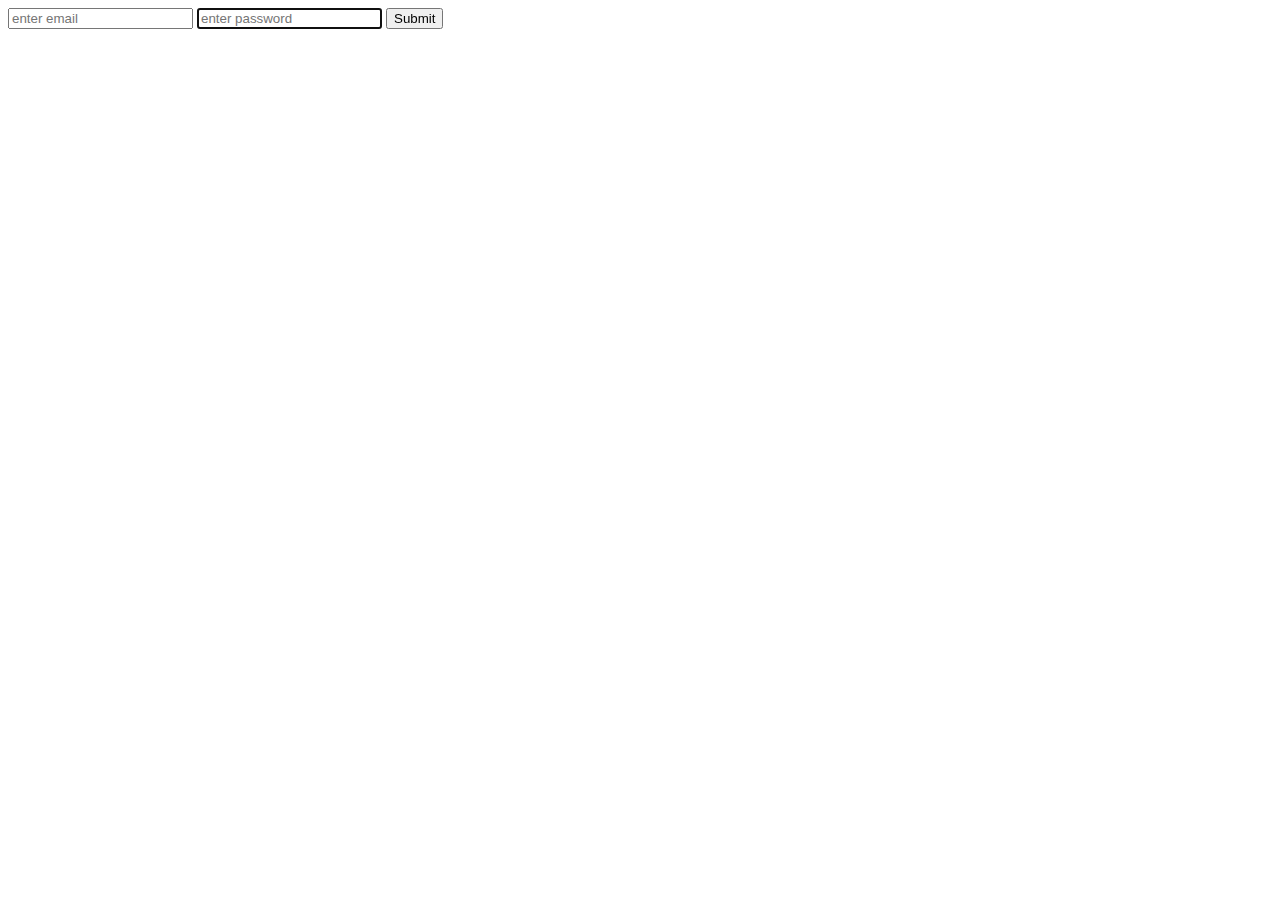
<file: old/index.html>
<!DOCTYPE html>
<html lang="en">
<head>
  <meta charset="UTF-8">
  <meta name="viewport" content="width=device-width, initial-scale=1.0">
  <meta http-equiv="X-UA-Compatible" content="ie=edge">


  <title>Form</title>
</head>
<body>

  <!-- 
    HTTP Methods
    GET - to get the data from there server
    POST - to post the data to the server
    PUT - to create a modified record
    PATCH - to modify existing record
    DELETE - to delete the record

   -->

   <!-- action - backend form submission link
    method - http method
   -->

  <form action="/submit.php" method="get">
    <input type="email" required  name="something" placeholder="enter email">
    <input type="password" required name="password" autofocus placeholder="enter password">
    <input type="submit">
  </form>

</body>
</html>


<!-- 

  http://127.0.0.1:5500/submit.php?
    email=tpzuf%40gmail.com&
    password=asdfasdfadsfasdf


    http://127.0.0.1:5500/submit.php?
    something=fasdf%40adf.com&
    password=asdfasdf
 -->
</file>
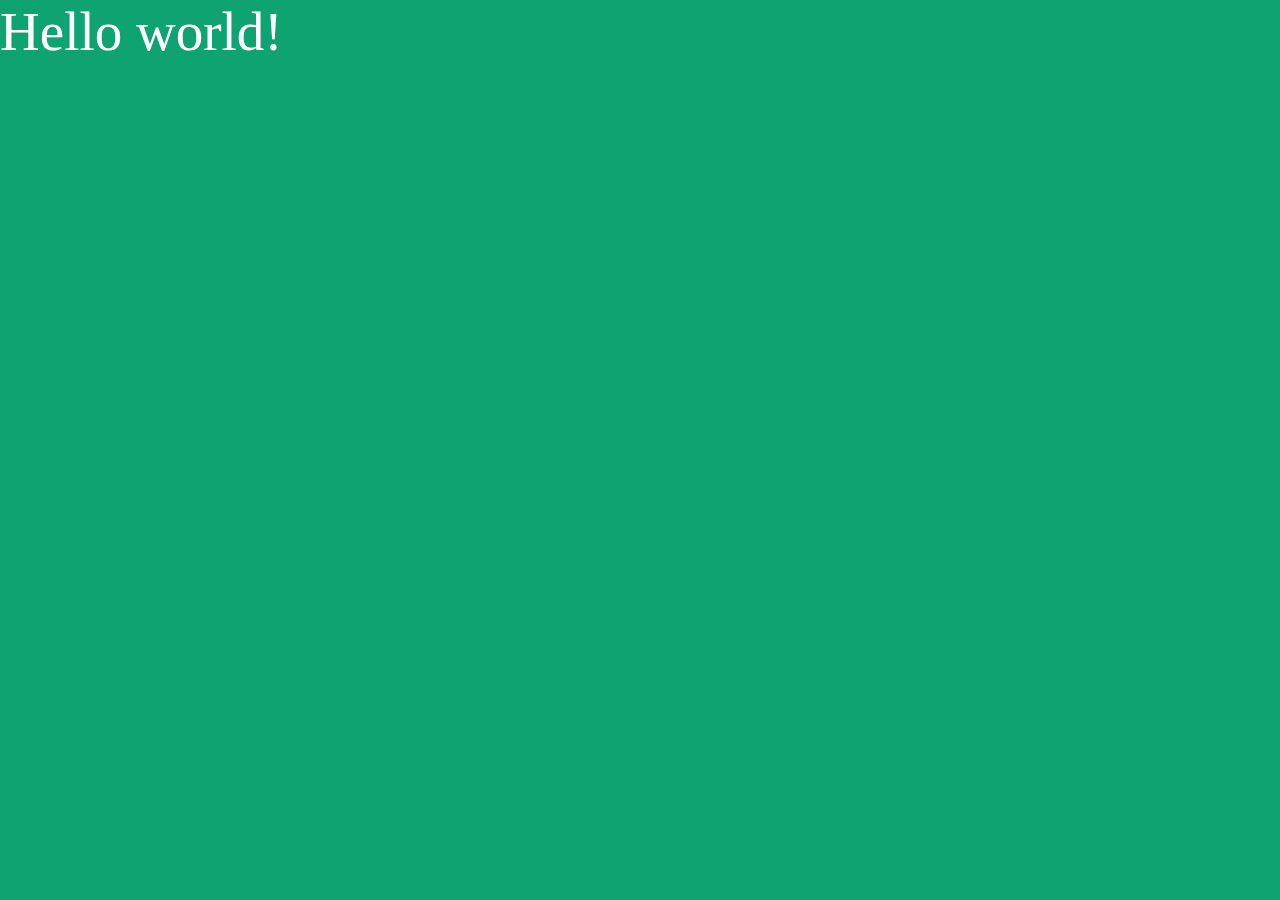
<file: Sept-10/index.html>
<!DOCTYPE html>
<html lang="en">
<head>
  <meta charset="UTF-8">
  <meta name="viewport" content="width=device-width, initial-scale=1.0">
  <link rel="stylesheet" href="styles.css">
  <title>Specificity, RWD, MFA</title>
</head>
<body>

  <p class="paragraph" style="">Hello world!</p>
  <h1>This should be shown only in mobile</h1>
  <!-- 
    1. How CSS Cascades?
    2. Specificity
    3. What is RWD, MFA?
    4. Media queries
    5. Let's build a simple responsive project
    https://www.frontendmentor.io/challenges/base-apparel-coming-soon-page-5d46b47f8db8a7063f9331a0/hub
   -->
</body>
</html>
</file>
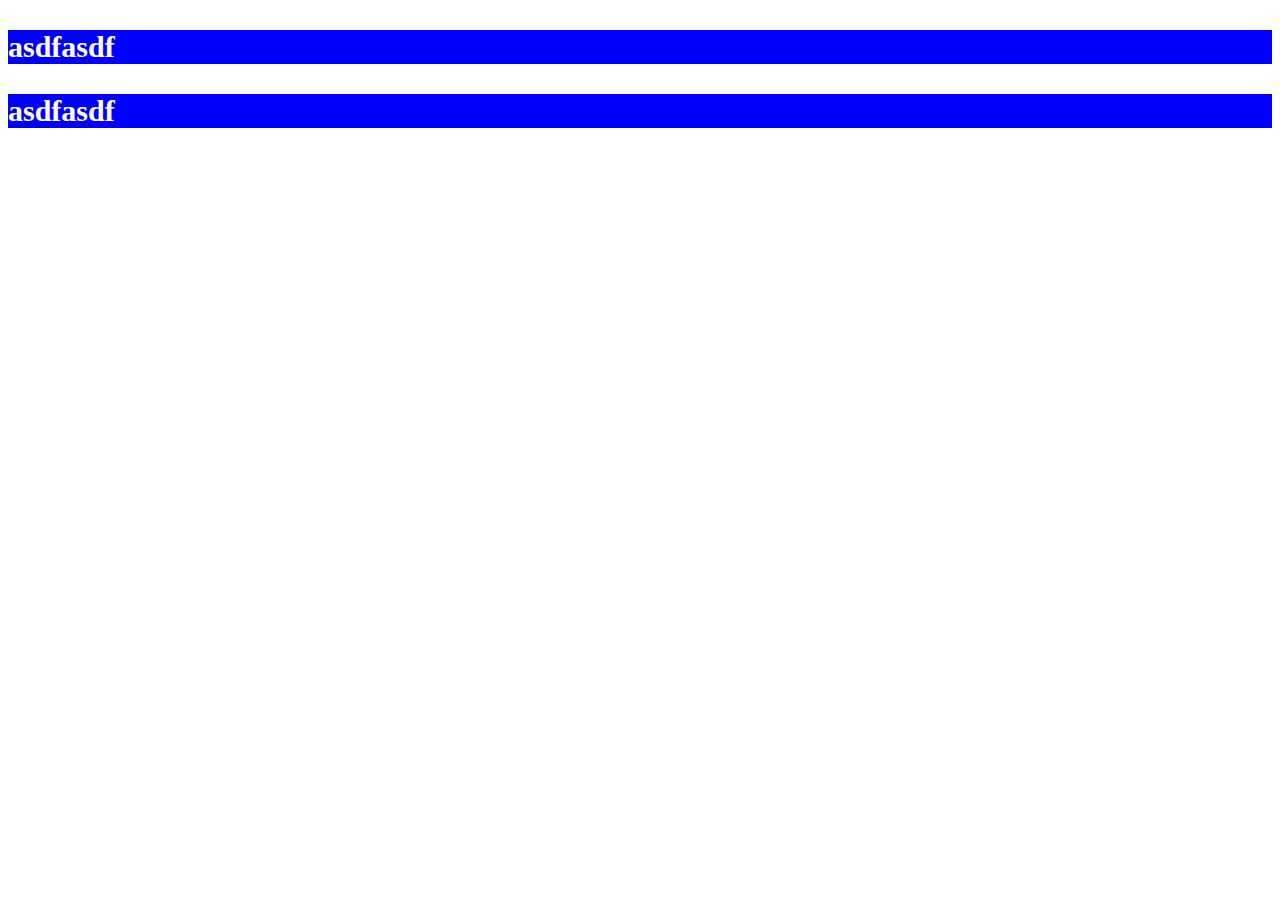
<file: old/css-intro/index.html>
<!-- 
  WEb development - Frontend
  - HTML - Structure of a website / skeleton of a website - tags
  - CSS - Cascading style sheets - to style the website - properties - key value pair - background-color: red
  - Javascript

 -->

 <!-- 

  CSS 
  - 3 types
    - inline level
    - internal level
    - external level
  -->

  <!DOCTYPE html>
  <html lang="en">
  <head>
    <meta charset="UTF-8">
    <meta name="viewport" content="width=device-width, initial-scale=1.0">
    <link rel="stylesheet" href="main.css">
    <title>Learning CSS</title>

    <!-- selectors in css
      1. element selector
      2. class selector
      3. id selector
      4. universal selector

    
    -->

  </head>

  <body>
    <h3>asdfasdf</h3>
    <!-- <p style="background-color: aqua; font-size: 30px;">Hello world</p> -->
    <h3>asdfasdf</h3>
  </body>
  </html>
</file>
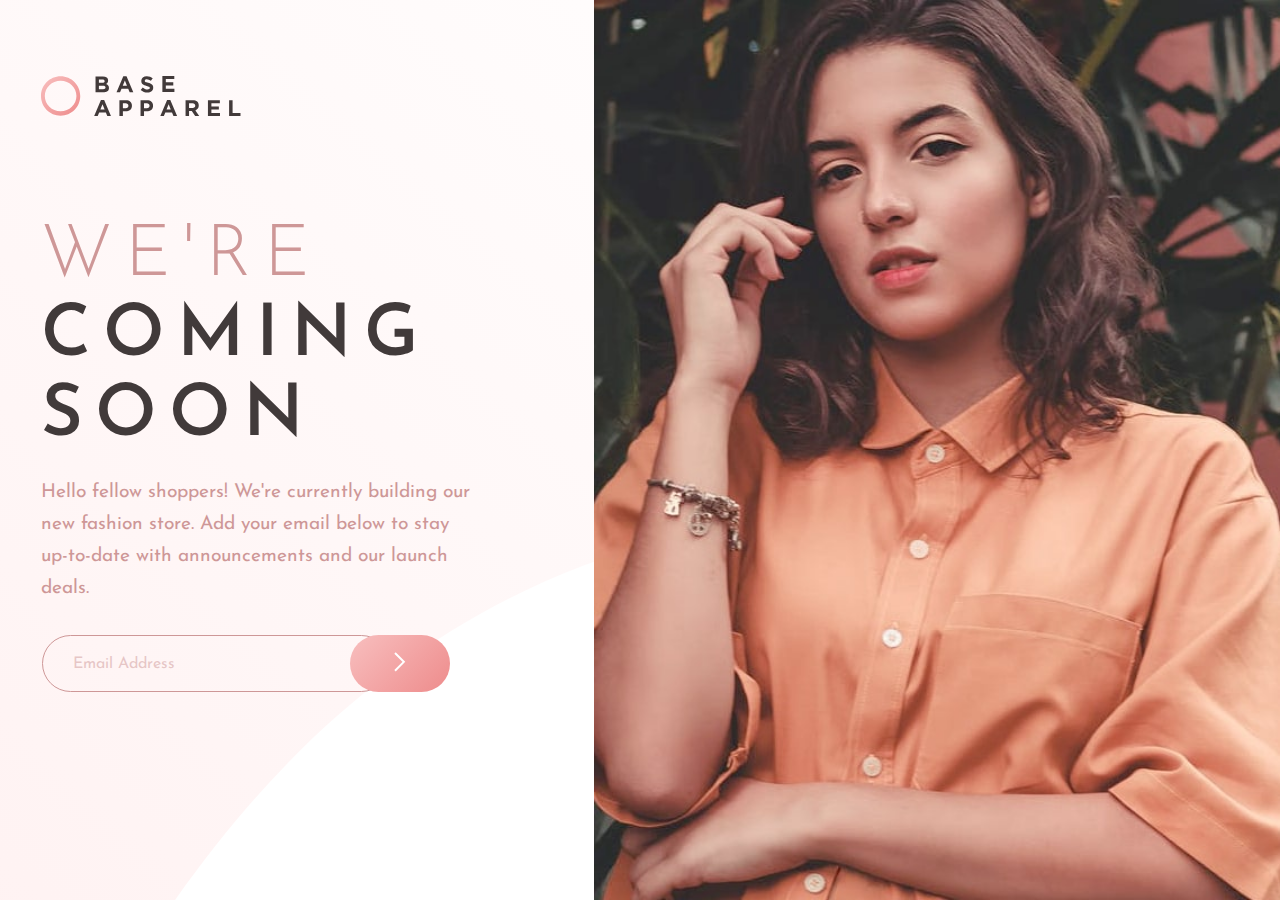
<file: Sept-10/base-apparel-coming-soon-master/index.html>
<!DOCTYPE html>
<html lang="en">

<head>
  <meta charset="UTF-8">
  <meta name="viewport" content="width=device-width, initial-scale=1.0">
  <!-- displays site properly based on user's device -->

  <link rel="icon" type="image/png" sizes="32x32" href="./images/favicon-32x32.png">
  <link rel="preconnect" href="https://fonts.googleapis.com">
  <link rel="preconnect" href="https://fonts.gstatic.com" crossorigin>
  <link href="https://fonts.googleapis.com/css2?family=Josefin+Sans:wght@300;400;500;600;700&display=swap" rel="stylesheet">
  <link rel="stylesheet" href="styles.css">

  <title>Base apparel</title>


</head>

<body>
  <header>
    <img src="images/logo.svg" alt="brand logo">
  </header>
  <main>
    <section class="hero-image">
      <img src="images/hero-mobile.jpg" alt="hero banner">
      <img src="images/hero-desktop.jpg" alt="hero banner desktop">
    </section>
    <section class="info">
      <img src="images/logo.svg" alt="brand logo desktop">

      <h1><span>We're</span> coming soon</h1>
      <p>Hello fellow shoppers! We're currently building our new fashion store.
        Add your email below to stay up-to-date with announcements and our launch deals.
      </p>

      <div class="input-btn-wrapper">
        <input type="email" placeholder="Email Address">
        <button>
          <img src="images/icon-arrow.svg" alt="button" />
        </button>
      </div>
    </section>
  </main>

</body>

</html>

<!-- 

  Sept - 14

  - Recap of the last class
  - Complete our responsive website - Base apparel
  - Viewport - relative units of viewport - vh, vw
 

  Q's From the last class
  - How specificity is calculated? - Mabaidul
  - What is the difference between :root and html? - Yatin

  Materials
  - All code related to the sessions
    https://github.com/tajammul1996/html-css

 -->
</file>
<file: Sept-10/styles.css>
* {
  margin: 0;
  padding: 0;
  box-sizing: border-box;
}




body {
  background-color: maroon;
  color: white;
}

p {
  font-size: 30px;
}

/* 
  tablet  >=768px
  p - 45px
  background-color - acqua marine
  body font color - black
*/
@media (min-width: 768px) {
  body {
    background-color: aquamarine;
    border: 10px solid maroon;
  }

  h1 {
    display: none;
  }

  p {
    font-size: 45px;
  }
}



@media (min-width: 1024px) {
  body {
    background-color: rgb(16, 163, 114);
    border: none;
  }

  p {
    font-size: 55px;
  }
}
</file>
<file: old/css-intro/main.css>
h3 {
  background-color: blue;
  font-size: 30px;
  color: white;
}
</file>
<file: Sept-10/base-apparel-coming-soon-master/styles.css>
:root {
  --desaturated-red: hsl(0, 36%, 70%);
  --soft-red: hsl(0, 93%, 68%);
  --grayish-red:  hsl(0, 6%, 24%);
}

html {
  font-size: 16px;

}

/* 1rem = 16px
  2rem = 32px
*/

* {
  margin: 0;
  padding: 0;
  box-sizing: border-box;
}

body {
  font-family: 'Josefin Sans', sans-serif;
  background: linear-gradient(135deg,  hsl(0, 0%, 100%),  hsl(0, 100%, 98%));
}

header {
  padding: 28px;
}

header img {
  width: 100px;
}

[alt="hero banner"] {
  width: 100vw;
  /* vw - viewport width */
}

/* 
1. absolute units - 100px
2. relative units - %, em, rem , vh, vw

em - parent multiplier
2em -> 32px

<div font-size: 20px>
  <p font-size: 2em>asdfasdf</p>
</div>

rem - root multiplier
2rem - 2* 16 = 32px
*/


.info {
  margin: 0 auto;
  text-align: center;
  max-width: 85%;
}

h1 {
  font-size: 2.8rem;
  text-transform: uppercase;
  margin-top: 60px;
  margin-bottom: 20px;
  letter-spacing: 9px;
  font-weight: 600;
  color: var(--grayish-red)
}

h1 > span  {
  color: var(--desaturated-red);
  font-weight: 300;
}

p {
  color: var(--desaturated-red);
  line-height: 23px;
}

.input-btn-wrapper {
  margin-top: 30px;
  display: flex;
  justify-content: center;
}

input {
  padding: 15px 25px;
  border-radius: 30px;
  border: 1px solid var(--desaturated-red);
  width: 85%;
  background-color: transparent;
}

input::placeholder {
  color: var(--desaturated-red);
  font-family: 'Josefin Sans', sans-serif;
  opacity: 0.5;
  font-size: 1rem;
}

button {
  border: none;
  border-radius: 30px;
  width: 70px;
  background: linear-gradient(135deg, hsl(0, 80%, 86%), hsl(0, 74%, 74%));
  margin-left: -40px;
}

[alt="hero banner desktop"] {
  display: none;
}

[alt="brand logo desktop"] {
  display: none;
}

@media (min-width: 768px) {

  header img {
    width: 150px;
  }

  [alt="hero banner"] {
   height: 400px;
   object-fit: cover;
  }

  .info {
    max-width: 70%;
  }

  h1 {
    font-size: 4rem;
  }

  p {
    font-size: 1.5rem;
    line-height: 2rem;
  }

  input {
    padding: 20px 30px;
  }

  button {
    width: 100px;
  }
}

@media (min-width: 1000px) {

  body {
    background-image: url(images/bg-pattern-desktop.svg);
    background-size: cover;
  }

  main {
    display: flex;
    flex-direction: row-reverse;
  }

  header {
    display: none;
  }

  .info {
    max-width: 40%;
    text-align: left;
  }

  h1 {
    font-size: 4.5rem;
    letter-spacing: 12px;
    line-height: 5rem;
  }

  p {
    font-size: 1.2rem;
    max-width: 85%;
  }

  .input-btn-wrapper {
    max-width: 80%;
  }

  [alt="hero banner"] {
    display: none;
  }
  [alt="hero banner desktop"] {
    display: block;
    height: 100vh;
    
  }
  [alt="brand logo desktop"]{
    display: block;
    width: 200px;
    margin-top: 75px;
    margin-bottom: 100px;
  }
}
</file>
